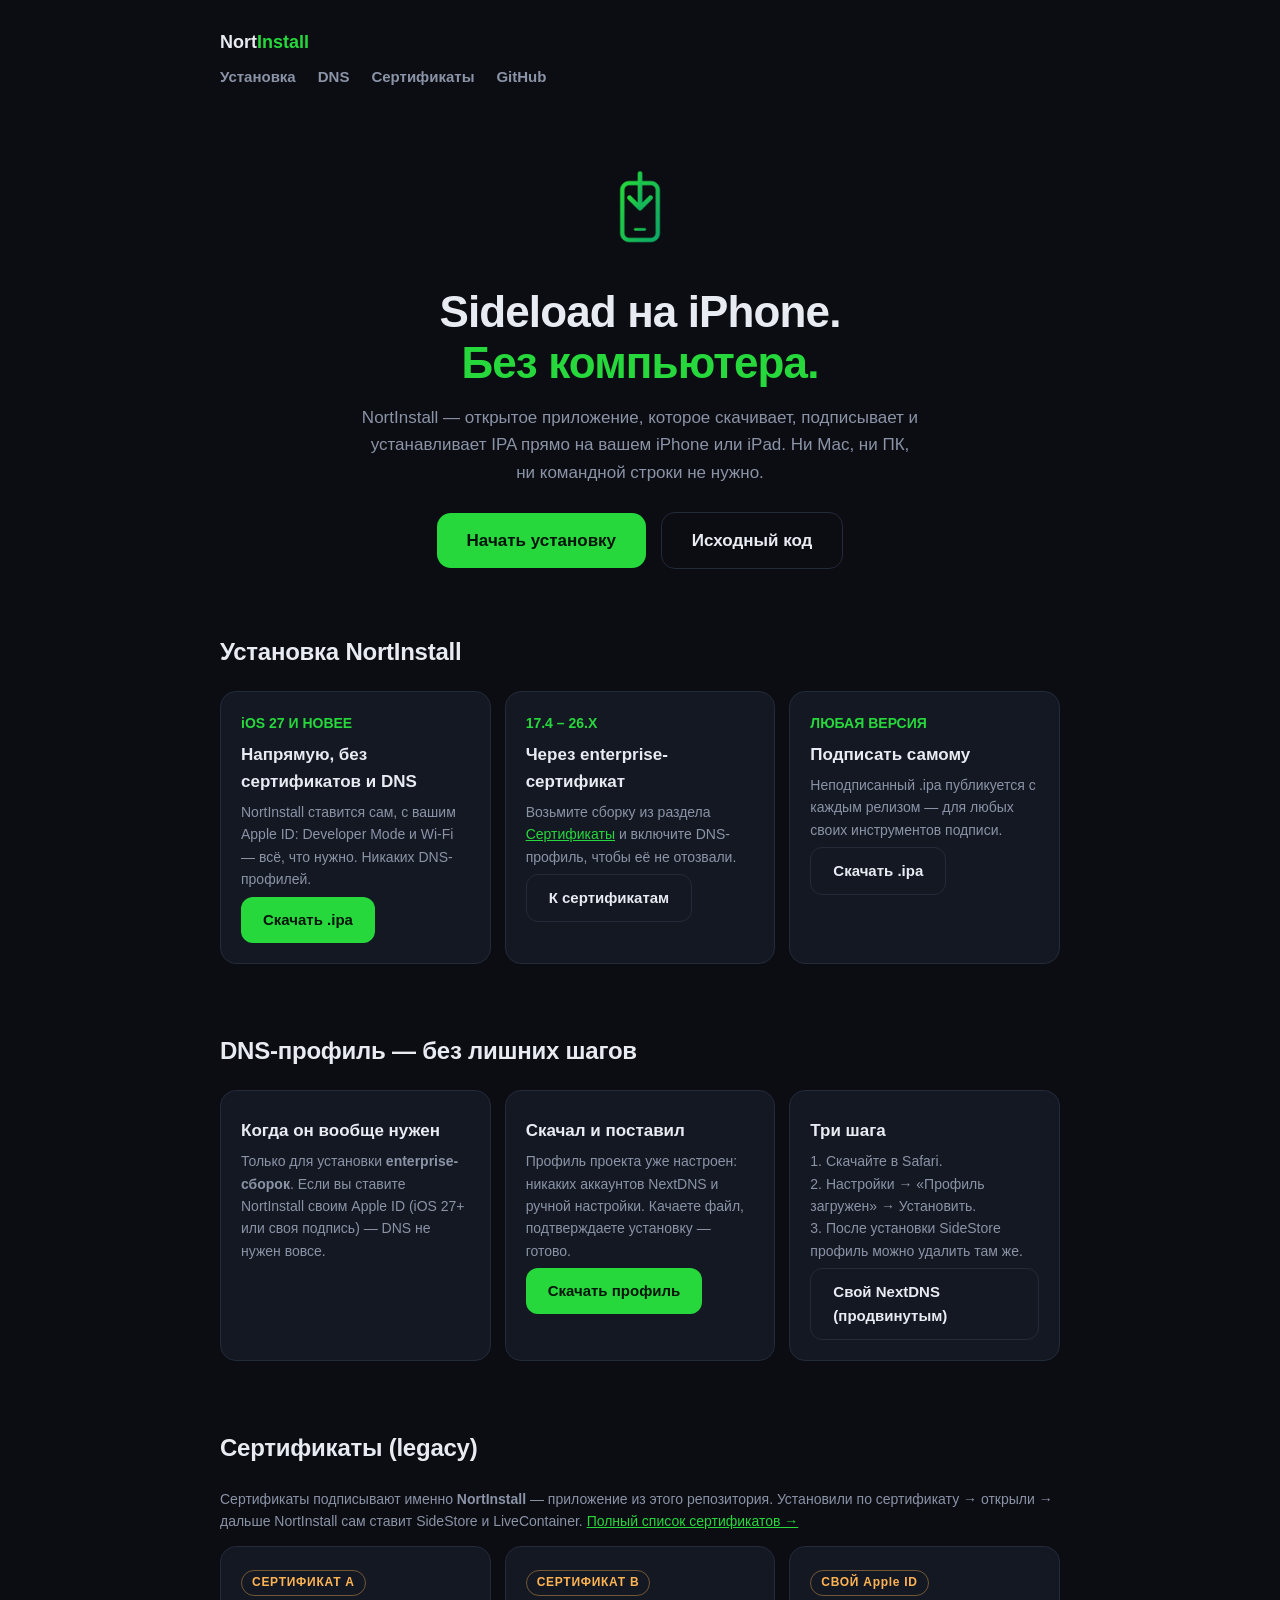
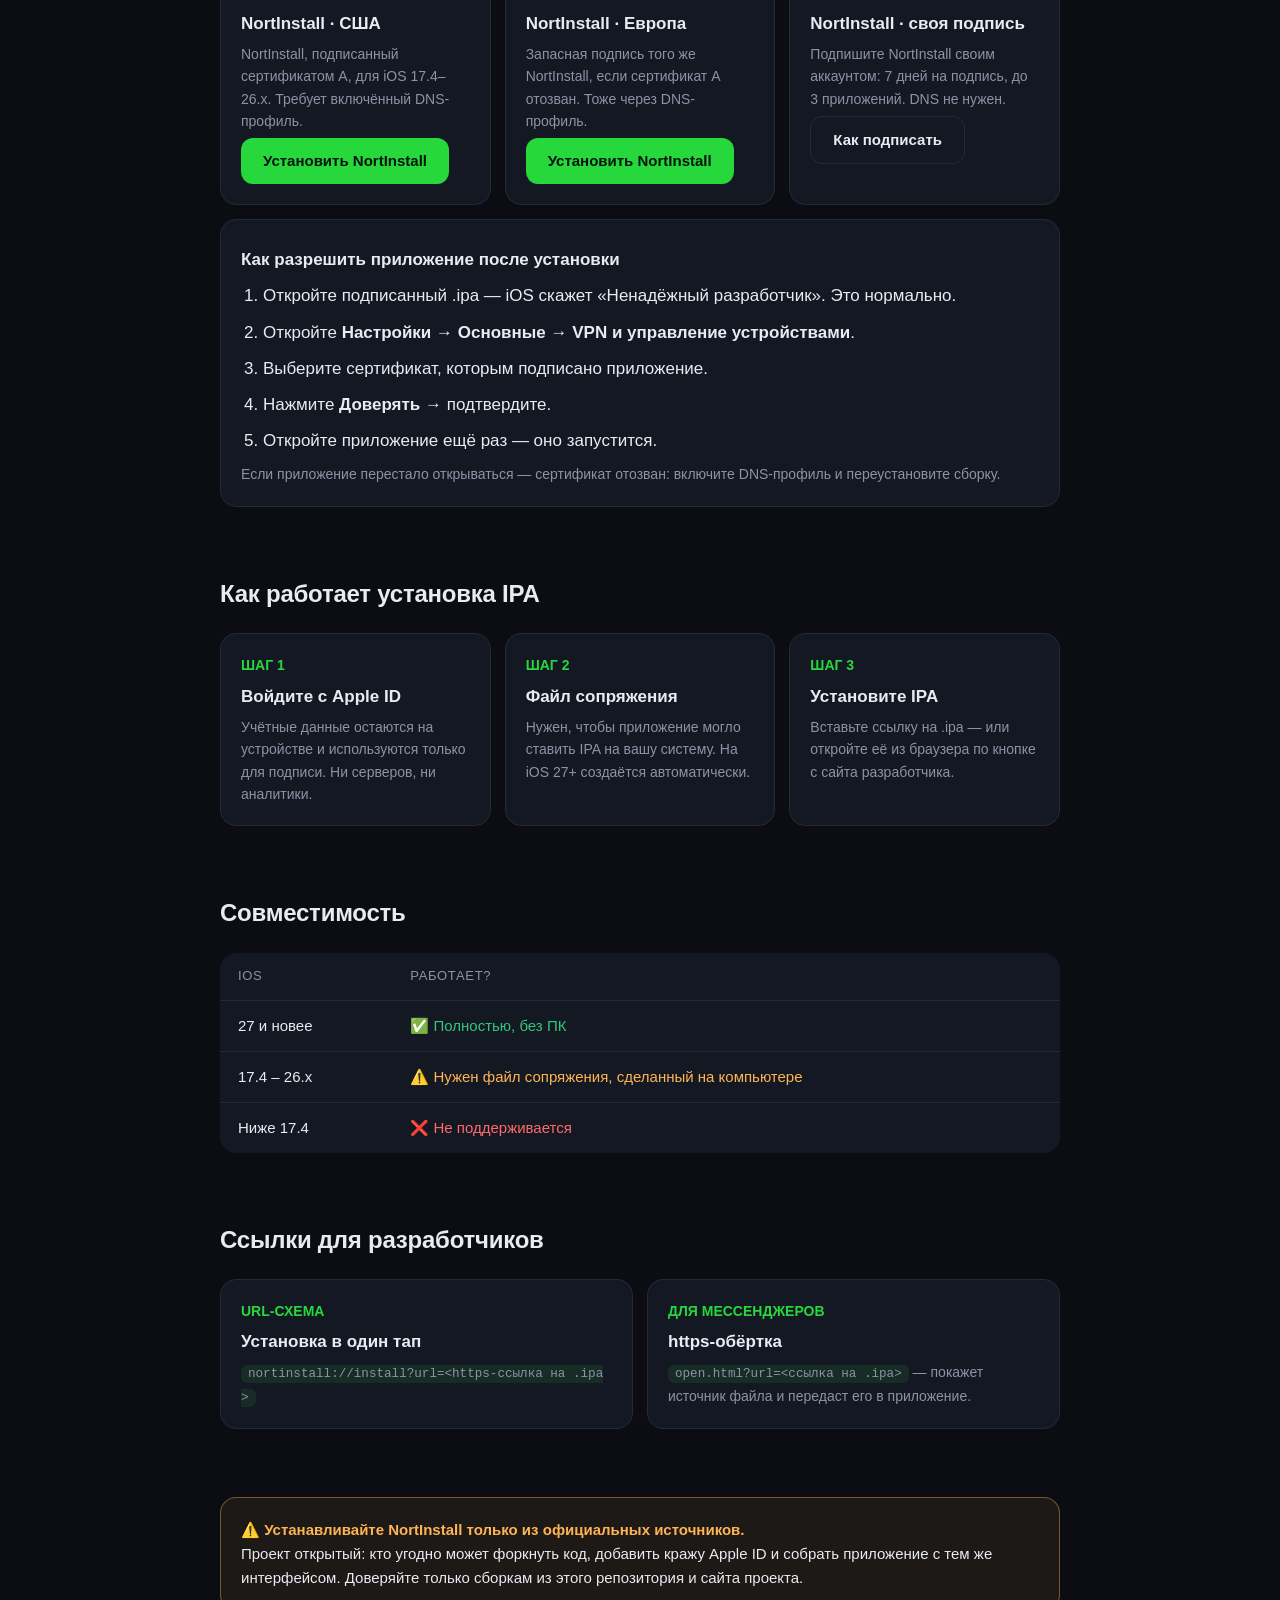
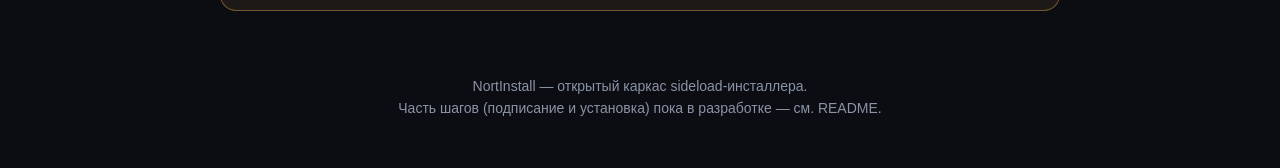
<file: web/index.html>
<!DOCTYPE html>
<html lang="ru">
<head>
<meta charset="utf-8">
<meta name="viewport" content="width=device-width, initial-scale=1">
<title>NortInstall — sideload без компьютера</title>
<link rel="icon" type="image/png" href="favicon-192.png">
<link rel="stylesheet" href="animations.css">
<style>
  :root {
    --bg: #0b0d12; --card: #141822; --border: #232a3a;
    --text: #e8ebf2; --muted: #8b93a7; --accent: #26d83c;
  }
  * { box-sizing: border-box; margin: 0; }
  body {
    background: var(--bg); color: var(--text);
    font: 17px/1.6 -apple-system, BlinkMacSystemFont, "Segoe UI", Roboto, sans-serif;
  }
  .wrap { max-width: 880px; margin: 0 auto; padding: 0 20px; }
  header { padding: 28px 0; }
  .logo { font-weight: 700; font-size: 18px; }
  .logo span { color: var(--accent); }
  nav { display: flex; gap: 22px; margin-top: 8px; }
  nav a { color: var(--muted); text-decoration: none; font-size: 15px; }
  nav a:hover { color: var(--text); }
  .hero { padding: 40px 0 30px; text-align: center; }
  .hero .appicon { width: 104px; height: 104px; border-radius: 26px; margin-bottom: 18px; }
  .hero h1 { font-size: clamp(28px, 6vw, 44px); line-height: 1.15; letter-spacing: -.02em; }
  .hero h1 em { font-style: normal; color: var(--accent); }
  .hero p { color: var(--muted); max-width: 560px; margin: 16px auto 26px; }
  .cta {
    display: inline-block; background: var(--accent); color: #fff;
    text-decoration: none; font-weight: 600; padding: 14px 30px; border-radius: 14px;
  }
  .cta { color: #04140a; }
  .cta.ghost { background: transparent; border: 1px solid var(--border); color: var(--text); margin-left: 10px; }
  section { padding: 34px 0; }
  h2 { font-size: 24px; margin-bottom: 20px; letter-spacing: -.01em; }
  h3 { font-size: 17px; margin: 6px 0 6px; }
  .grid { display: grid; grid-template-columns: repeat(auto-fit, minmax(230px, 1fr)); gap: 14px; }
  .step {
    background: var(--card); border: 1px solid var(--border); border-radius: 16px; padding: 20px;
  }
  .step .num { color: var(--accent); font-weight: 700; font-size: 14px; }
  .step p { color: var(--muted); font-size: 14px; }
  table { width: 100%; border-collapse: collapse; background: var(--card); border-radius: 16px; overflow: hidden; }
  th, td { text-align: left; padding: 13px 18px; border-bottom: 1px solid var(--border); font-size: 15px; }
  th { color: var(--muted); font-weight: 500; font-size: 13px; text-transform: uppercase; letter-spacing: .05em; }
  tr:last-child td { border-bottom: 0; }
  .yes { color: #34c77b; } .part { color: #ffb454; } .no { color: #ff6b6b; }
  .caution {
    background: rgba(255,180,84,.07); border: 1px solid rgba(255,180,84,.4);
    border-radius: 16px; padding: 20px; font-size: 15px;
  }
  .caution b { color: #ffb454; }
  code {
    background: rgba(38,216,60,.1); border-radius: 6px; padding: 2px 7px;
    font-size: .9em; word-break: break-all;
  }
  ol { padding-left: 22px; }
  li { margin: 9px 0; }
  .muted { color: var(--muted); font-size: 14px; }
  .badge {
    display: inline-block; font-size: 12px; font-weight: 700; letter-spacing: .06em;
    color: #ffb454; border: 1px solid rgba(255,180,84,.4); border-radius: 99px;
    padding: 2px 10px; margin-bottom: 8px;
  }
  .btn {
    display: inline-block; background: var(--accent); color: #04140a; text-decoration: none;
    font-weight: 600; font-size: 15px; padding: 11px 22px; border-radius: 12px; margin-top: 6px;
  }
  .btn.ghost { background: transparent; border: 1px solid var(--border); color: var(--text); }
  footer { color: var(--muted); font-size: 14px; padding: 30px 0 50px; text-align: center; }
  footer a { color: var(--muted); }
</style>
</head>
<body>
<header>
  <div class="wrap logo">Nort<span>Install</span>
    <nav>
      <a href="install.html">Установка</a>
      <a href="#dns">DNS</a>
      <a href="#legacy">Сертификаты</a>
      <a href="https://github.com/syxmwii/NortInstall">GitHub</a>
    </nav>
  </div>
</header>

<div class="wrap">
  <div class="hero">
    <img class="appicon" src="app-icon.png" alt="NortInstall">
    <h1>Sideload на iPhone.<br><em>Без компьютера.</em></h1>
    <p>
      NortInstall — открытое приложение, которое скачивает, подписывает и
      устанавливает IPA прямо на вашем iPhone или iPad. Ни Mac, ни ПК, ни
      командной строки не нужно.
    </p>
    <a class="cta" href="install.html">Начать установку</a>
    <a class="cta ghost" href="https://github.com/syxmwii/NortInstall">Исходный код</a>
  </div>

  <section id="install">
    <h2>Установка NortInstall</h2>
    <div class="grid">
      <div class="step">
        <div class="num">iOS 27 И НОВЕЕ</div>
        <h3>Напрямую, без сертификатов и DNS</h3>
        <p>NortInstall ставится сам, с вашим Apple ID: Developer Mode и Wi-Fi — всё, что нужно. Никаких DNS-профилей.</p>
        <a class="btn" href="#" data-ipa="NortInstall.ipa">Скачать .ipa</a>
      </div>
      <div class="step">
        <div class="num">17.4 – 26.X</div>
        <h3>Через enterprise-сертификат</h3>
        <p>Возьмите сборку из раздела <a href="#legacy" style="color:var(--accent)">Сертификаты</a> и включите DNS-профиль, чтобы её не отозвали.</p>
        <a class="btn ghost" href="#legacy">К сертификатам</a>
      </div>
      <div class="step">
        <div class="num">ЛЮБАЯ ВЕРСИЯ</div>
        <h3>Подписать самому</h3>
        <p>Неподписанный .ipa публикуется с каждым релизом — для любых своих инструментов подписи.</p>
        <a class="btn ghost" href="#" data-ipa="NortInstall.ipa">Скачать .ipa</a>
      </div>
    </div>
  </section>

  <section id="dns">
    <h2>DNS-профиль — без лишних шагов</h2>
    <div class="grid">
      <div class="step">
        <h3>Когда он вообще нужен</h3>
        <p>Только для установки <b>enterprise-сборок</b>. Если вы ставите NortInstall своим Apple ID (iOS 27+ или своя подпись) — DNS не нужен вовсе.</p>
      </div>
      <div class="step">
        <h3>Скачал и поставил</h3>
        <p>Профиль проекта уже настроен: никаких аккаунтов NextDNS и ручной настройки. Качаете файл, подтверждаете установку — готово.</p>
        <a class="btn" href="NortInstallDNS.mobileconfig" download>Скачать профиль</a>
      </div>
      <div class="step">
        <h3>Три шага</h3>
        <p>1. Скачайте в Safari.<br>2. Настройки → «Профиль загружен» → Установить.<br>3. После установки SideStore профиль можно удалить там же.</p>
        <a class="btn ghost" href="dns.html">Свой NextDNS (продвинутым)</a>
      </div>
    </div>
  </section>

  <section id="legacy">
    <h2>Сертификаты (legacy)</h2>
    <p class="muted" style="margin-bottom:14px">
      Сертификаты подписывают именно <b>NortInstall</b> — приложение из этого репозитория.
      Установили по сертификату → открыли → дальше NortInstall сам ставит SideStore и LiveContainer.
      <a href="certificates.html" style="color:var(--accent)">Полный список сертификатов →</a>
    </p>
    <div class="grid">
      <div class="step">
        <div class="badge">СЕРТИФИКАТ A</div>
        <h3>NortInstall · США</h3>
        <p class="muted">NortInstall, подписанный сертификатом A, для iOS 17.4–26.x. Требует включённый DNS-профиль.</p>
        <a class="btn" href="#" data-ipa="NortInstall-A.ipa">Установить NortInstall</a>
      </div>
      <div class="step">
        <div class="badge">СЕРТИФИКАТ B</div>
        <h3>NortInstall · Европа</h3>
        <p class="muted">Запасная подпись того же NortInstall, если сертификат A отозван. Тоже через DNS-профиль.</p>
        <a class="btn" href="#" data-ipa="NortInstall-B.ipa">Установить NortInstall</a>
      </div>
      <div class="step">
        <div class="badge">СВОЙ Apple ID</div>
        <h3>NortInstall · своя подпись</h3>
        <p class="muted">Подпишите NortInstall своим аккаунтом: 7 дней на подпись, до 3 приложений. DNS не нужен.</p>
        <a class="btn ghost" href="https://github.com/syxmwii/NortInstall#сборка-ipa-через-github-actions">Как подписать</a>
      </div>
    </div>

    <div class="step" style="margin-top:14px">
      <h3>Как разрешить приложение после установки</h3>
      <ol>
        <li>Откройте подписанный .ipa — iOS скажет «Ненадёжный разработчик». Это нормально.</li>
        <li>Откройте <b>Настройки → Основные → VPN и управление устройствами</b>.</li>
        <li>Выберите сертификат, которым подписано приложение.</li>
        <li>Нажмите <b>Доверять</b> → подтвердите.</li>
        <li>Откройте приложение ещё раз — оно запустится.</li>
      </ol>
      <p class="muted">Если приложение перестало открываться — сертификат отозван: включите DNS-профиль и переустановите сборку.</p>
    </div>
  </section>

  <section>
    <h2>Как работает установка IPA</h2>
    <div class="grid">
      <div class="step">
        <div class="num">ШАГ 1</div>
        <h3>Войдите с Apple ID</h3>
        <p>Учётные данные остаются на устройстве и используются только для подписи. Ни серверов, ни аналитики.</p>
      </div>
      <div class="step">
        <div class="num">ШАГ 2</div>
        <h3>Файл сопряжения</h3>
        <p>Нужен, чтобы приложение могло ставить IPA на вашу систему. На iOS 27+ создаётся автоматически.</p>
      </div>
      <div class="step">
        <div class="num">ШАГ 3</div>
        <h3>Установите IPA</h3>
        <p>Вставьте ссылку на .ipa — или откройте её из браузера по кнопке с сайта разработчика.</p>
      </div>
    </div>
  </section>

  <section>
    <h2>Совместимость</h2>
    <table>
      <tr><th>iOS</th><th>Работает?</th></tr>
      <tr><td>27 и новее</td><td class="yes">✅ Полностью, без ПК</td></tr>
      <tr><td>17.4 – 26.x</td><td class="part">⚠️ Нужен файл сопряжения, сделанный на компьютере</td></tr>
      <tr><td>Ниже 17.4</td><td class="no">❌ Не поддерживается</td></tr>
    </table>
  </section>

  <section>
    <h2>Ссылки для разработчиков</h2>
    <div class="grid">
      <div class="step">
        <div class="num">URL-СХЕМА</div>
        <h3>Установка в один тап</h3>
        <p><code>nortinstall://install?url=&lt;https-ссылка на .ipa&gt;</code></p>
      </div>
      <div class="step">
        <div class="num">ДЛЯ МЕССЕНДЖЕРОВ</div>
        <h3>https-обёртка</h3>
        <p><code>open.html?url=&lt;ссылка на .ipa&gt;</code> — покажет источник файла и передаст его в приложение.</p>
      </div>
    </div>
  </section>

  <section>
    <div class="caution">
      <b>⚠️ Устанавливайте NortInstall только из официальных источников.</b><br>
      Проект открытый: кто угодно может форкнуть код, добавить кражу Apple ID и
      собрать приложение с тем же интерфейсом. Доверяйте только сборкам из
      этого репозитория и сайта проекта.
    </div>
  </section>

  <footer>
    NortInstall — открытый каркас sideload-инсталлера.<br>
    Часть шагов (подписание и установка) пока в разработке — см. README.
  </footer>
</div>

<script src="config.js"></script>
<script>
// Кнопки скачивания ведут на последний релиз GitHub (web/config.js → NORT_REPO).
document.querySelectorAll("[data-ipa]").forEach(function (a) {
  a.href = NORT_RELEASES + "/" + a.dataset.ipa;
});
</script>
<script src="animations.js"></script>
</body>
</html>
</file>
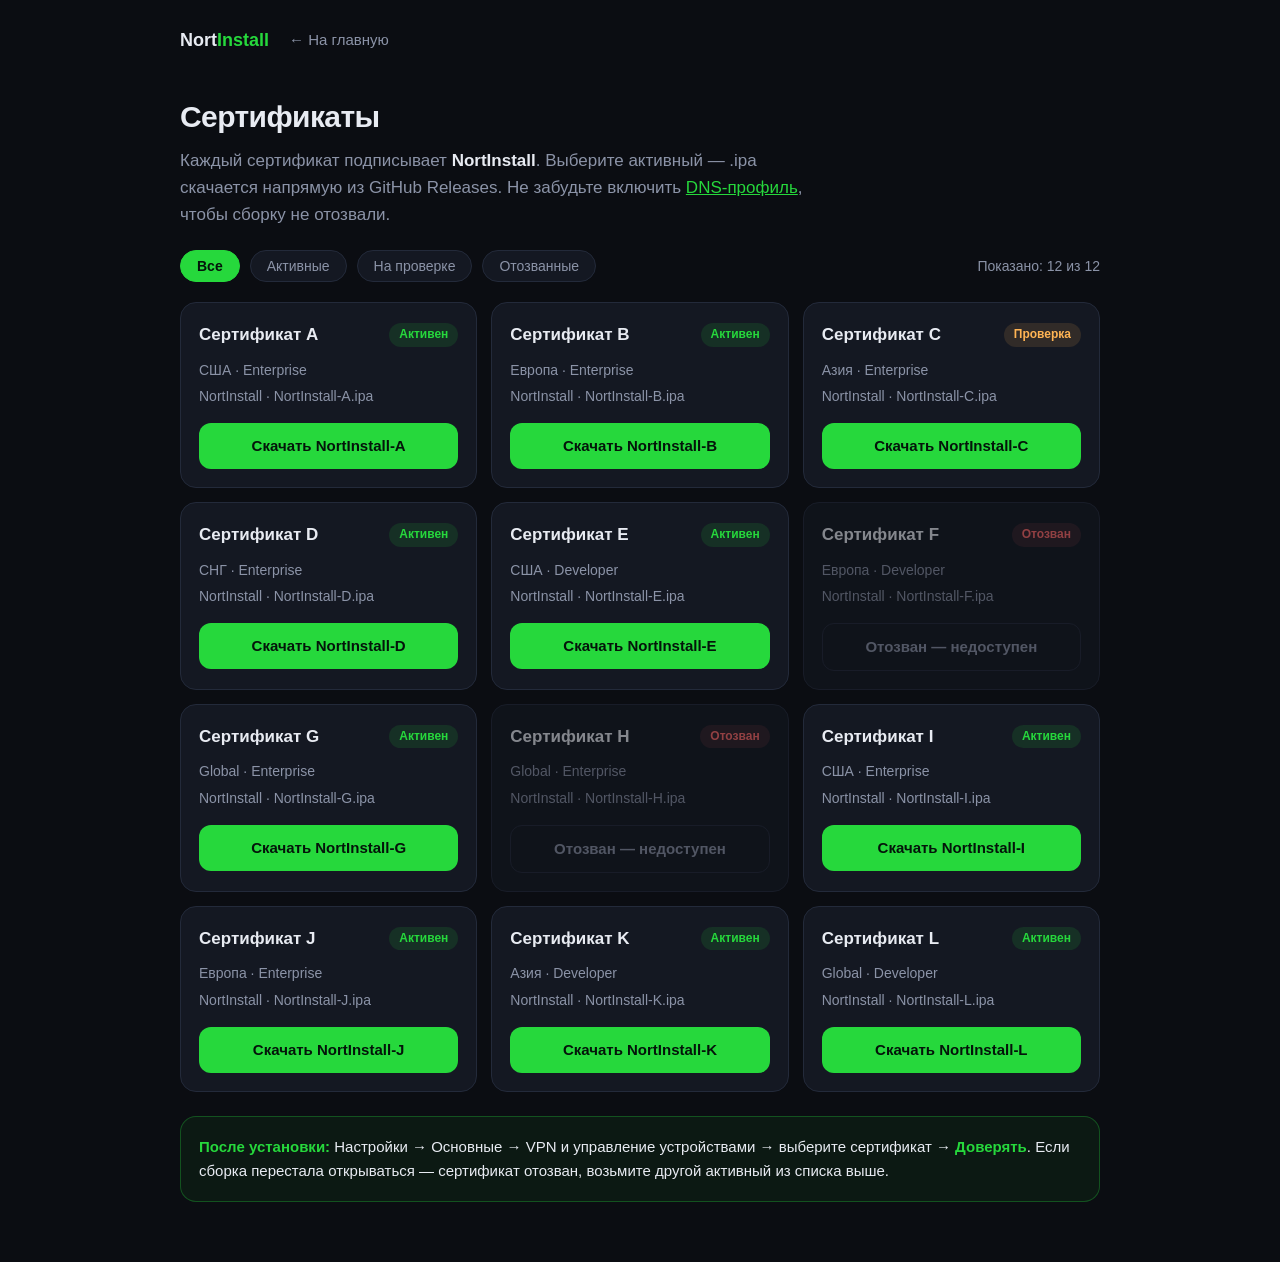
<file: web/certificates.html>
<!DOCTYPE html>
<html lang="ru">
<head>
<meta charset="utf-8">
<meta name="viewport" content="width=device-width, initial-scale=1">
<title>Сертификаты — NortInstall</title>
<link rel="icon" type="image/png" href="favicon-192.png">
<link rel="stylesheet" href="animations.css">
<style>
  :root {
    --bg: #0b0d12; --card: #141822; --border: #232a3a;
    --text: #e8ebf2; --muted: #8b93a7; --accent: #26d83c;
    --on-accent: #04140a;
  }
  * { box-sizing: border-box; margin: 0; }
  body {
    background: var(--bg); color: var(--text);
    font: 17px/1.6 -apple-system, BlinkMacSystemFont, "Segoe UI", Roboto, sans-serif;
  }
  .wrap { max-width: 960px; margin: 0 auto; padding: 0 20px 60px; }
  header { padding: 26px 0; display: flex; align-items: center; gap: 20px; }
  .logo { font-weight: 700; font-size: 18px; }
  .logo span { color: var(--accent); }
  .back { color: var(--muted); text-decoration: none; font-size: 15px; }
  .back:hover { color: var(--text); }
  h1 { font-size: 30px; letter-spacing: -.02em; margin: 12px 0 6px; }
  .lead { color: var(--muted); margin-bottom: 22px; max-width: 640px; }
  .lead b { color: var(--text); }
  .toolbar { display: flex; flex-wrap: wrap; gap: 10px; margin-bottom: 20px; align-items: center; }
  .chip {
    border: 1px solid var(--border); background: var(--card); color: var(--muted);
    border-radius: 99px; padding: 7px 16px; font-size: 14px; cursor: pointer;
  }
  .chip.active { background: var(--accent); border-color: var(--accent); color: var(--on-accent); font-weight: 600; }
  .count { margin-left: auto; color: var(--muted); font-size: 14px; }
  .grid { display: grid; grid-template-columns: repeat(auto-fill, minmax(260px, 1fr)); gap: 14px; }
  .cert {
    background: var(--card); border: 1px solid var(--border); border-radius: 16px;
    padding: 18px; display: flex; flex-direction: column; gap: 4px;
  }
  .cert.revoked { opacity: .55; }
  .cert .head { display: flex; align-items: center; justify-content: space-between; margin-bottom: 6px; }
  .cert h3 { font-size: 17px; }
  .badge { font-size: 12px; font-weight: 700; border-radius: 99px; padding: 2px 10px; }
  .badge.ok { color: #26d83c; background: rgba(38,216,60,.12); }
  .badge.warn { color: #ffb454; background: rgba(255,180,84,.12); }
  .badge.bad { color: #ff6b6b; background: rgba(255,107,107,.12); }
  .meta { color: var(--muted); font-size: 14px; }
  .btn {
    display: block; text-align: center; text-decoration: none; font-weight: 600;
    font-size: 15px; padding: 11px 0; border-radius: 12px; margin-top: 12px;
    background: var(--accent); color: var(--on-accent);
  }
  .btn.disabled { background: transparent; border: 1px solid var(--border); color: var(--muted); pointer-events: none; }
  .note {
    margin-top: 24px; background: rgba(38,216,60,.06); border: 1px solid rgba(38,216,60,.3);
    border-radius: 16px; padding: 18px; font-size: 15px;
  }
  .note b { color: var(--accent); }
  .note a { color: var(--accent); }
</style>
</head>
<body>
<div class="wrap">
  <header>
    <div class="logo">Nort<span>Install</span></div>
    <a class="back" href="index.html">← На главную</a>
  </header>

  <h1>Сертификаты</h1>
  <p class="lead">
    Каждый сертификат подписывает <b>NortInstall</b>. Выберите активный —
    .ipa скачается напрямую из GitHub Releases. Не забудьте включить
    <a href="index.html#dns" style="color:var(--accent)">DNS-профиль</a>,
    чтобы сборку не отозвали.
  </p>

  <div class="toolbar">
    <button class="chip active" data-filter="all">Все</button>
    <button class="chip" data-filter="active">Активные</button>
    <button class="chip" data-filter="checking">На проверке</button>
    <button class="chip" data-filter="revoked">Отозванные</button>
    <span class="count" id="count"></span>
  </div>

  <div class="grid" id="list"></div>

  <div class="note">
    <b>После установки:</b> Настройки → Основные → VPN и управление устройствами →
    выберите сертификат → <b>Доверять</b>. Если сборка перестала открываться —
    сертификат отозван, возьмите другой активный из списка выше.
  </div>
</div>

<script src="config.js"></script>
<script>
(function () {
  var list = document.getElementById("list");
  var count = document.getElementById("count");
  var chips = document.querySelectorAll(".chip");
  var filter = "all";

  function render() {
    list.innerHTML = "";
    var shown = 0;
    NORT_CERTS.forEach(function (cert) {
      if (filter !== "all" && cert.status !== filter) return;
      shown++;

      var status = NORT_STATUS[cert.status];
      var file = "NortInstall-" + cert.id + ".ipa";
      var revoked = cert.status === "revoked";

      var card = document.createElement("div");
      card.className = "cert" + (revoked ? " revoked" : "");
      card.innerHTML =
        '<div class="head"><h3>Сертификат ' + cert.id + '</h3>' +
        '<span class="badge ' + status.className + '">' + status.label + '</span></div>' +
        '<div class="meta">' + cert.region + ' · ' + cert.type + '</div>' +
        '<div class="meta">NortInstall · ' + file + '</div>' +
        (revoked
          ? '<span class="btn disabled">Отозван — недоступен</span>'
          : '<a class="btn" href="' + NORT_RELEASES + "/" + file + '">Скачать NortInstall-' + cert.id + '</a>');
      list.appendChild(card);
    });
    count.textContent = "Показано: " + shown + " из " + NORT_CERTS.length;
  }

  chips.forEach(function (chip) {
    chip.addEventListener("click", function () {
      chips.forEach(function (c) { c.classList.remove("active"); });
      chip.classList.add("active");
      filter = chip.dataset.filter;
      render();
    });
  });

  render();
})();
</script>
<script src="animations.js"></script>
</body>
</html>
</file>
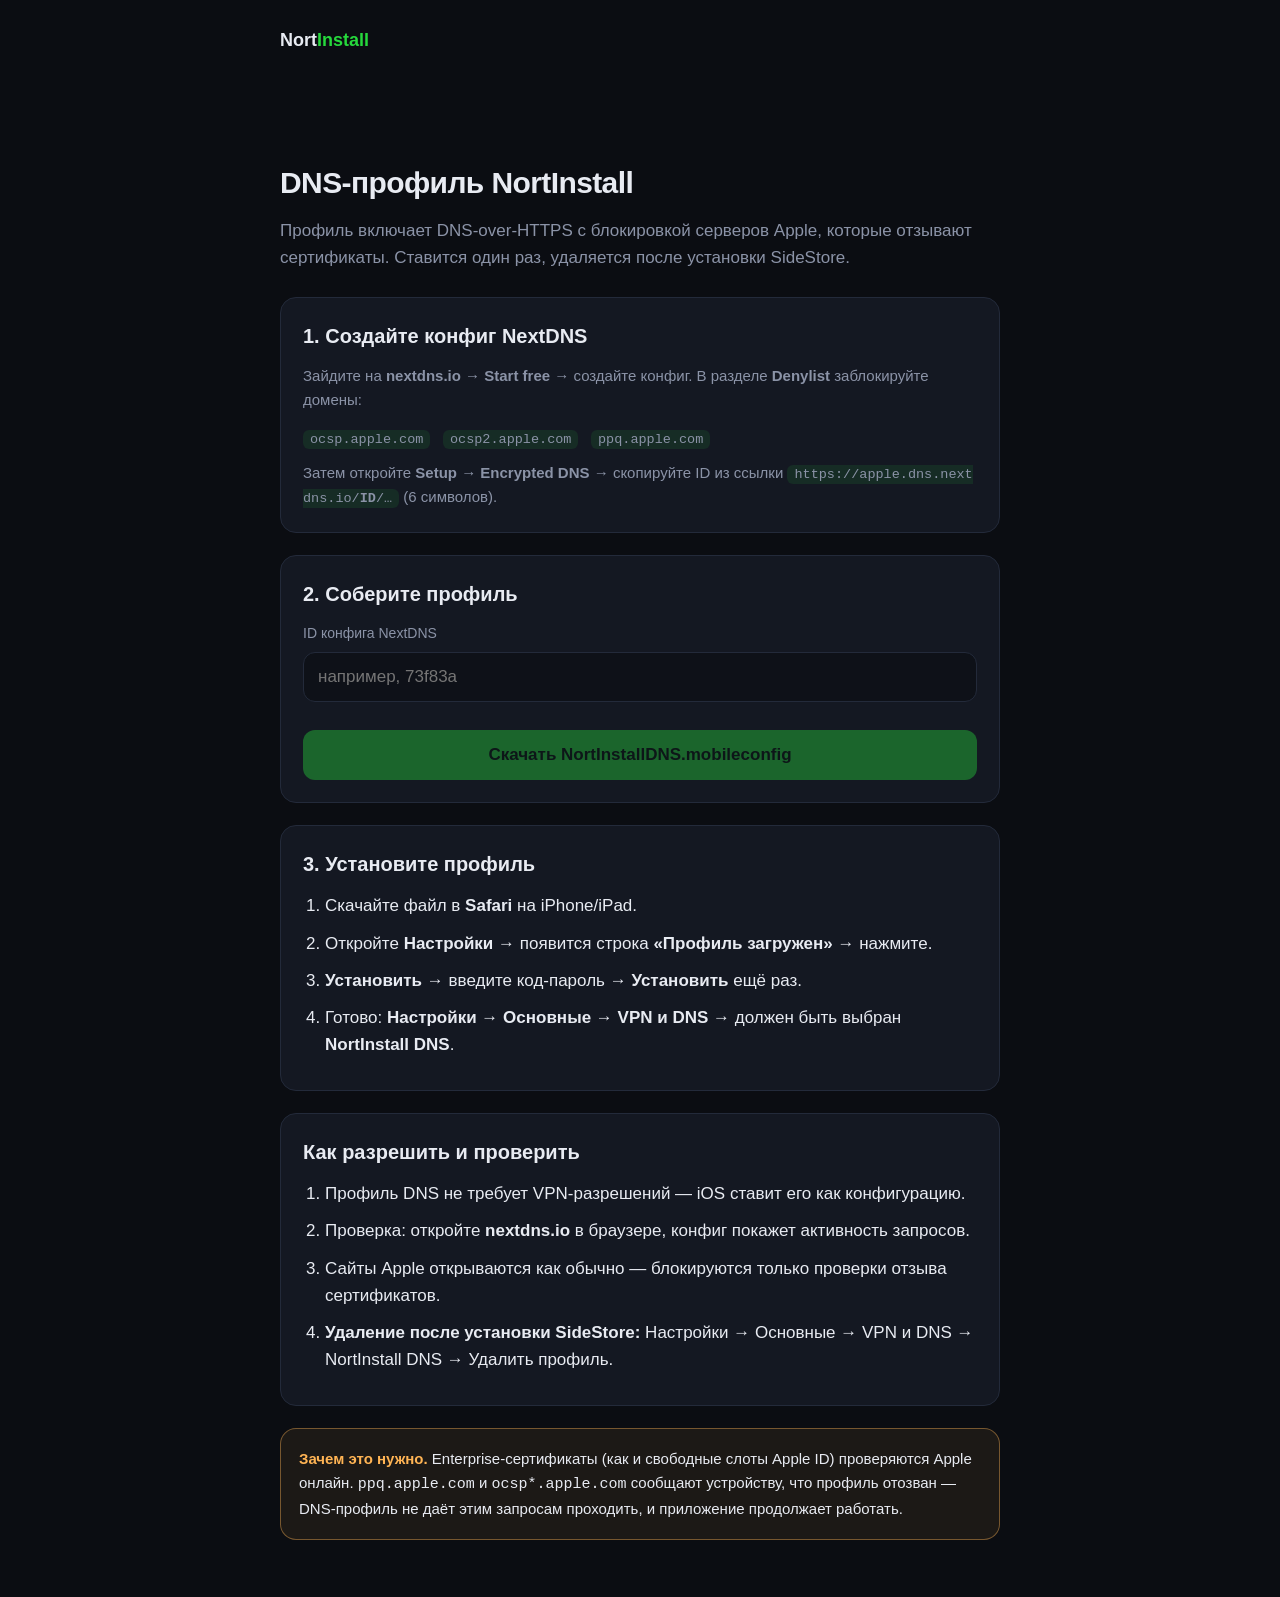
<file: web/dns.html>
<!DOCTYPE html>
<html lang="ru">
<head>
<meta charset="utf-8">
<meta name="viewport" content="width=device-width, initial-scale=1">
<title>DNS-профиль — NortInstall</title>
<link rel="icon" type="image/png" href="favicon-192.png">
<link rel="stylesheet" href="animations.css">
<style>
  :root {
    --bg: #0b0d12; --card: #141822; --border: #232a3a;
    --text: #e8ebf2; --muted: #8b93a7; --accent: #26d83c; --warn: #ffb454;
  }
  * { box-sizing: border-box; margin: 0; }
  body {
    background: var(--bg); color: var(--text);
    font: 17px/1.6 -apple-system, BlinkMacSystemFont, "Segoe UI", Roboto, sans-serif;
  }
  .wrap { max-width: 760px; margin: 0 auto; padding: 0 20px 60px; }
  header { padding: 26px 0; }
  .logo { font-weight: 700; font-size: 18px; }
  .logo span { color: var(--accent); }
  h1 { font-size: 30px; letter-spacing: -.02em; margin: 18px 0 10px; }
  .lead { color: var(--muted); margin-bottom: 26px; }
  .card {
    background: var(--card); border: 1px solid var(--border);
    border-radius: 16px; padding: 22px; margin-bottom: 22px;
  }
  h2 { font-size: 20px; margin-bottom: 12px; }
  label { display: block; color: var(--muted); font-size: 14px; margin-bottom: 8px; }
  input {
    width: 100%; background: #0e1118; color: var(--text);
    border: 1px solid var(--border); border-radius: 12px;
    padding: 14px; font-size: 17px; outline: none;
  }
  input:focus { border-color: var(--accent); }
  .err { color: #ff6b6b; font-size: 14px; margin-top: 8px; min-height: 20px; }
  button {
    width: 100%; border: 0; border-radius: 12px; background: var(--accent);
    color: #04140a; font-size: 17px; font-weight: 600; padding: 15px; cursor: pointer;
  }
  button:disabled { opacity: .4; cursor: default; }
  .why { color: var(--muted); font-size: 15px; }
  .why code {
    background: rgba(38,216,60,.1); border-radius: 6px; padding: 2px 7px;
    font-size: .9em; word-break: break-all;
  }
  ol { padding-left: 22px; }
  li { margin: 10px 0; }
  li b { color: var(--text); }
  .muted { color: var(--muted); font-size: 15px; }
  .warn {
    background: rgba(255,180,84,.07); border: 1px solid rgba(255,180,84,.4);
    border-radius: 16px; padding: 18px; font-size: 15px;
  }
  .warn b { color: var(--warn); }
</style>
</head>
<body>
<header>
  <div class="wrap logo">Nort<span>Install</span></div>
</header>

<div class="wrap">
  <h1>DNS-профиль NortInstall</h1>
  <p class="lead">
    Профиль включает DNS-over-HTTPS с блокировкой серверов Apple, которые
    отзывают сертификаты. Ставится один раз, удаляется после установки SideStore.
  </p>

  <div class="card">
    <h2>1. Создайте конфиг NextDNS</h2>
    <p class="why" style="margin-bottom:14px">
      Зайдите на <b>nextdns.io</b> → <b>Start free</b> → создайте конфиг.
      В разделе <b>Denylist</b> заблокируйте домены:
    </p>
    <p class="why">
      <code>ocsp.apple.com</code> &nbsp; <code>ocsp2.apple.com</code> &nbsp; <code>ppq.apple.com</code>
    </p>
    <p class="why" style="margin-top:10px">
      Затем откройте <b>Setup</b> → <b>Encrypted DNS</b> → скопируйте ID из
      ссылки <code>https://apple.dns.nextdns.io/<b>ID</b>/…</code> (6 символов).
    </p>
  </div>

  <div class="card">
    <h2>2. Соберите профиль</h2>
    <label for="id">ID конфига NextDNS</label>
    <input id="id" inputmode="latin" maxlength="6" placeholder="например, 73f83a" autocomplete="off">
    <div class="err" id="err"></div>
    <button id="dl" disabled>Скачать NortInstallDNS.mobileconfig</button>
  </div>

  <div class="card">
    <h2>3. Установите профиль</h2>
    <ol>
      <li>Скачайте файл в <b>Safari</b> на iPhone/iPad.</li>
      <li>Откройте <b>Настройки</b> → появится строка <b>«Профиль загружен»</b> → нажмите.</li>
      <li><b>Установить</b> → введите код-пароль → <b>Установить</b> ещё раз.</li>
      <li>Готово: <b>Настройки → Основные → VPN и DNS</b> → должен быть выбран <b>NortInstall DNS</b>.</li>
    </ol>
  </div>

  <div class="card">
    <h2>Как разрешить и проверить</h2>
    <ol>
      <li>Профиль DNS не требует VPN-разрешений — iOS ставит его как конфигурацию.</li>
      <li>Проверка: откройте <b>nextdns.io</b> в браузере, конфиг покажет активность запросов.</li>
      <li>Сайты Apple открываются как обычно — блокируются только проверки отзыва сертификатов.</li>
      <li><b>Удаление после установки SideStore:</b> Настройки → Основные → VPN и DNS → NortInstall DNS → Удалить профиль.</li>
    </ol>
  </div>

  <div class="warn">
    <b>Зачем это нужно.</b> Enterprise-сертификаты (как и свободные слоты Apple ID)
    проверяются Apple онлайн. <code>ppq.apple.com</code> и <code>ocsp*.apple.com</code>
    сообщают устройству, что профиль отозван — DNS-профиль не даёт этим запросам
    проходить, и приложение продолжает работать.
  </div>
</div>

<script>
(function () {
  var input = document.getElementById("id");
  var err = document.getElementById("err");
  var btn = document.getElementById("dl");

  function valid(v) { return /^[a-f0-9]{6}$/i.test(v); }

  input.addEventListener("input", function () {
    var v = input.value.trim();
    if (v.length === 0) {
      err.textContent = "";
      btn.disabled = true;
    } else if (valid(v)) {
      err.textContent = "";
      btn.disabled = false;
    } else {
      err.textContent = "ID — это 6 символов a–f и 0–9, как в ссылке nextdns.io.";
      btn.disabled = true;
    }
  });

  btn.addEventListener("click", function () {
    var id = input.value.trim();
    if (!valid(id)) return;

    var profile = [
      '<?xml version="1.0" encoding="UTF-8"?>',
      '<!DOCTYPE plist PUBLIC "-//Apple//DTD PLIST 1.0//EN" "http://www.apple.com/DTDs/PropertyList-1.0.dtd">',
      '<plist version="1.0">',
      '<dict>',
      '  <key>ConsentText</key><dict><key>default</key>',
      '  <string>DNS-профиль NortInstall. Нужен, чтобы Apple не отзывала сертификаты. Можно удалить сразу после установки SideStore.</string>',
      '  </dict>',
      '  <key>PayloadContent</key><array><dict>',
      '    <key>DNSSettings</key><dict>',
      '      <key>DNSProtocol</key><string>HTTPS</string>',
      '      <key>ServerURL</key><string>https://apple.dns.nextdns.io/' + id + '/NortInstall</string>',
      '    </dict>',
      '    <key>OnDemandRules</key><array>',
      '      <dict><key>Action</key><string>EvaluateConnection</string>',
      '        <key>ActionParameters</key><array><dict>',
      '          <key>DomainAction</key><string>NeverConnect</string>',
      '          <key>Domains</key><array>',
      '            <string>captive.apple.com</string><string>3gppnetwork.org</string>',
      '            <string>dav.orange.fr</string><string>vvm.mobistar.be</string>',
      '            <string>vvm.mstore.msg.t-mobile.com</string>',
      '            <string>tma.vvm.mone.pan-net.eu</string><string>vvm.ee.co.uk</string>',
      '          </array>',
      '        </dict></array></dict>',
      '      <dict><key>Action</key><string>Connect</string></dict>',
      '    </array>',
      '    <key>PayloadDisplayName</key><string>NortInstall DNS</string>',
      '    <key>PayloadIdentifier</key><string>app.nortinstall.dns.settings</string>',
      '    <key>PayloadOrganization</key><string>NortInstall</string>',
      '    <key>PayloadType</key><string>com.apple.dnsSettings.managed</string>',
      '    <key>PayloadUUID</key><string>5D94C7E2-1B36-4F58-A7D9-8C0B24E63F1A</string>',
      '    <key>PayloadVersion</key><integer>1</integer>',
      '  </dict></array>',
      '  <key>PayloadDescription</key>',
      '  <string>DNS-профиль NortInstall. Нужен, чтобы Apple не отзывала сертификаты. Можно удалить сразу после установки SideStore.</string>',
      '  <key>PayloadDisplayName</key><string>NortInstall DNS</string>',
      '  <key>PayloadIdentifier</key><string>app.nortinstall.dns</string>',
      '  <key>PayloadScope</key><string>System</string>',
      '  <key>PayloadType</key><string>Configuration</string>',
      '  <key>PayloadUUID</key><string>3F2B8A61-9C4D-4E17-B5A0-6D28F1C94E7B</string>',
      '  <key>PayloadVersion</key><integer>1</integer>',
      '  <key>TargetDeviceType</key><integer>1</integer>',
      '</dict>',
      '</plist>'
    ].join("\n");

    var blob = new Blob([profile], { type: "application/x-apple-aspen-config" });
    var a = document.createElement("a");
    a.href = URL.createObjectURL(blob);
    a.download = "NortInstallDNS.mobileconfig";
    document.body.appendChild(a);
    a.click();
    a.remove();
  });
})();
</script>
<script src="animations.js"></script>
</body>
</html>
</file>
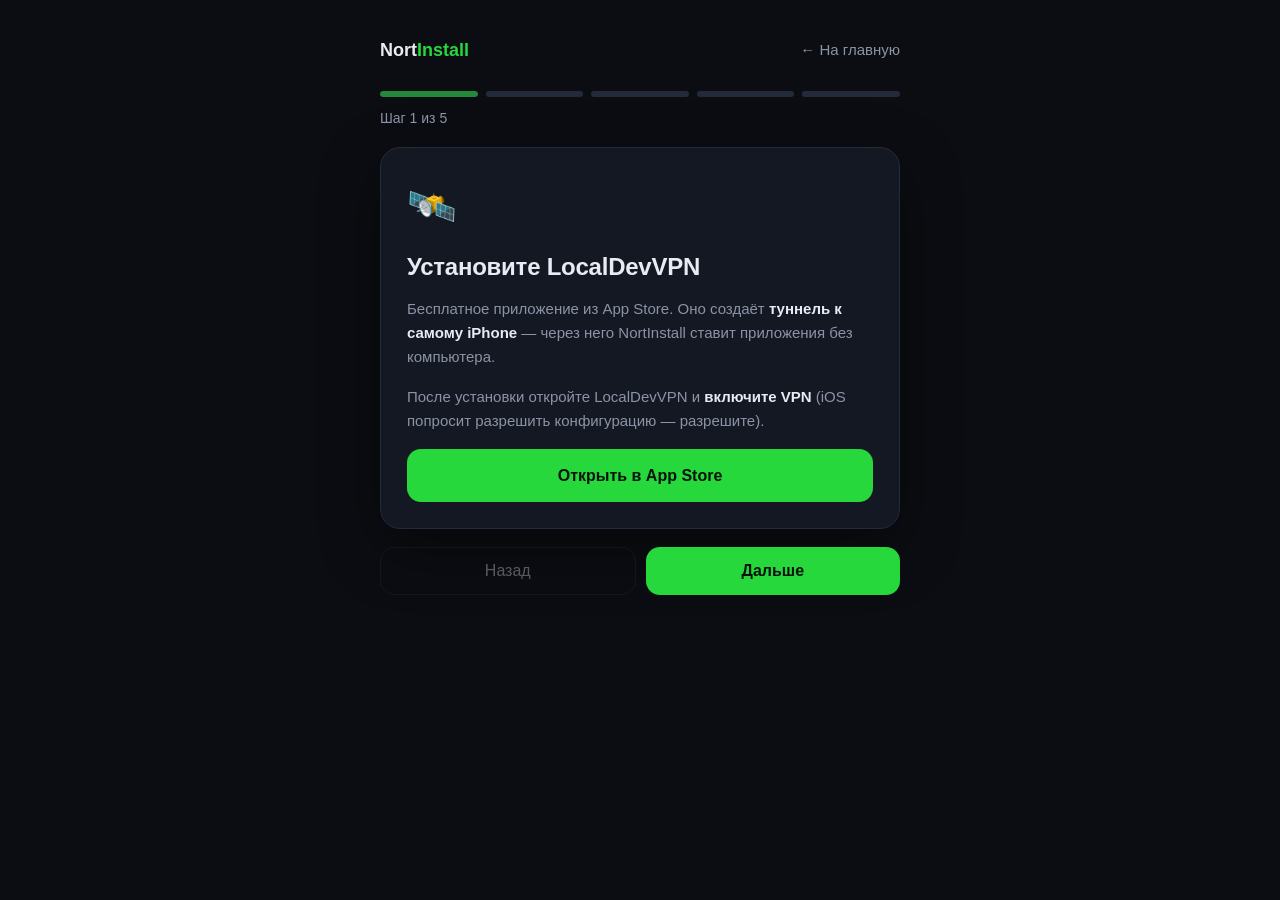
<file: web/install.html>
<!DOCTYPE html>
<html lang="ru">
<head>
<meta charset="utf-8">
<meta name="viewport" content="width=device-width, initial-scale=1">
<title>Начать установку — NortInstall</title>
<link rel="icon" type="image/png" href="favicon-192.png">
<style>
  :root {
    --bg: #0b0d12; --card: #141822; --border: #232a3a;
    --text: #e8ebf2; --muted: #8b93a7; --accent: #26d83c; --on-accent: #04140a;
  }
  * { box-sizing: border-box; margin: 0; }
  body {
    background: var(--bg); color: var(--text);
    font: 17px/1.6 -apple-system, BlinkMacSystemFont, "Segoe UI", Roboto, sans-serif;
    min-height: 100vh;
  }
  .wrap { max-width: 560px; margin: 0 auto; padding: 24px 20px 60px; }
  header { display: flex; align-items: center; justify-content: space-between; padding: 12px 0 26px; }
  .logo { font-weight: 700; font-size: 18px; }
  .logo span { color: var(--accent); }
  .back { color: var(--muted); text-decoration: none; font-size: 15px; }
  .back:hover { color: var(--text); }

  /* Прогресс */
  .progress { display: flex; gap: 8px; margin-bottom: 10px; }
  .seg { flex: 1; height: 6px; border-radius: 99px; background: var(--border); overflow: hidden; }
  .seg i { display: block; height: 100%; width: 0; background: var(--accent); border-radius: 99px;
           transition: width .45s cubic-bezier(.2,.7,.3,1); }
  .seg.done i, .seg.current i { width: 100%; }
  .seg.current i { opacity: .55; animation: pulse 1.6s ease-in-out infinite; }
  @keyframes pulse { 50% { opacity: 1; } }
  .stepno { color: var(--muted); font-size: 14px; margin-bottom: 18px; }

  /* Карточка шага и её анимация */
  .card {
    background: var(--card); border: 1px solid var(--border); border-radius: 20px;
    padding: 26px; box-shadow: 0 20px 60px rgba(0,0,0,.4);
  }
  .card.enter { animation: enter .4s cubic-bezier(.2,.7,.3,1); }
  .card.enter-back { animation: enter-back .4s cubic-bezier(.2,.7,.3,1); }
  @keyframes enter { from { opacity: 0; transform: translateX(36px); } to { opacity: 1; transform: none; } }
  @keyframes enter-back { from { opacity: 0; transform: translateX(-36px); } to { opacity: 1; transform: none; } }

  .emoji { font-size: 40px; margin-bottom: 10px; display: inline-block; animation: pop .45s cubic-bezier(.2,.9,.3,1.4); }
  @keyframes pop { from { transform: scale(.4); opacity: 0; } to { transform: scale(1); opacity: 1; } }
  h1 { font-size: 24px; letter-spacing: -.01em; margin-bottom: 10px; }
  .text { color: var(--muted); font-size: 15px; margin-bottom: 16px; }
  .text b { color: var(--text); }
  .text ol { padding-left: 20px; }
  .text li { margin: 6px 0; }

  .btn {
    display: block; width: 100%; text-align: center; text-decoration: none;
    background: var(--accent); color: var(--on-accent); border: 0;
    font-weight: 700; font-size: 16px; padding: 14px; border-radius: 14px;
    cursor: pointer; margin-top: 10px;
    transition: box-shadow .25s ease, transform .15s ease, background .2s ease;
  }
  .btn:hover { box-shadow: 0 6px 24px rgba(38,216,60,.35); }
  .btn:active { transform: scale(.97); }
  .btn.ghost { background: transparent; border: 1px solid var(--border); color: var(--text); font-weight: 500; }
  .btn.ghost:hover { box-shadow: none; border-color: var(--accent); }
  .btn:disabled { opacity: .35; pointer-events: none; }

  select {
    width: 100%; background: #0e1118; color: var(--text); border: 1px solid var(--border);
    border-radius: 12px; padding: 13px; font-size: 16px; margin-bottom: 4px; outline: none;
  }
  select:focus { border-color: var(--accent); }

  .nav { display: flex; gap: 10px; margin-top: 18px; }
  .nav .btn { margin-top: 0; }
  .skip { display: block; text-align: center; color: var(--muted); font-size: 14px;
          margin-top: 12px; cursor: pointer; text-decoration: underline; }

  .done-icon {
    width: 84px; height: 84px; margin: 0 auto 16px; border-radius: 50%;
    background: rgba(38,216,60,.12); display: flex; align-items: center; justify-content: center;
    animation: pop .5s cubic-bezier(.2,.9,.3,1.4);
  }
  .done-icon svg { width: 44px; height: 44px; }
  .done-icon path {
    stroke: var(--accent); stroke-width: 6; fill: none;
    stroke-linecap: round; stroke-linejoin: round;
    stroke-dasharray: 60; stroke-dashoffset: 60;
    animation: draw .6s .2s ease forwards;
  }
  @keyframes draw { to { stroke-dashoffset: 0; } }
  .center { text-align: center; }

  @media (prefers-reduced-motion: reduce) {
    * { animation: none !important; transition: none !important; }
  }
</style>
</head>
<body>
<div class="wrap">
  <header>
    <div class="logo">Nort<span>Install</span></div>
    <a class="back" href="index.html">← На главную</a>
  </header>

  <div class="progress" id="progress"></div>
  <div class="stepno" id="stepno"></div>

  <div class="card" id="card"></div>

  <div class="nav">
    <button class="btn ghost" id="prev">Назад</button>
    <button class="btn" id="next">Дальше</button>
  </div>
</div>

<script src="config.js"></script>
<script>
(function () {
  var TOTAL = 5;
  var step = Math.min(TOTAL - 1, Math.max(0, parseInt(localStorage.getItem("nort_wizard_step") || "0", 10) || 0));
  var direction = 1;
  var selectedCert = localStorage.getItem("nort_wizard_cert") || "";

  var card = document.getElementById("card");
  var prev = document.getElementById("prev");
  var next = document.getElementById("next");

  var steps = [
    {
      emoji: "🛰️",
      title: "Установите LocalDevVPN",
      body: '<p class="text">Бесплатное приложение из App Store. Оно создаёт <b>туннель к самому iPhone</b> — через него NortInstall ставит приложения без компьютера.</p>' +
            '<p class="text">После установки откройте LocalDevVPN и <b>включите VPN</b> (iOS попросит разрешить конфигурацию — разрешите).</p>',
      action: '<a class="btn" href="https://apps.apple.com/app/id6755608044" target="_blank" rel="noopener">Открыть в App Store</a>'
    },
    {
      emoji: "🛡️",
      title: "Включите DNS-профиль",
      body: '<p class="text">Профиль проекта <b>уже настроен</b> — он не даёт Apple отозвать сертификат. Ничего регистрировать не нужно.</p>' +
            '<p class="text"><ol><li>Скачайте профиль кнопкой ниже.</li><li>Настройки → <b>«Профиль загружен»</b> → Установить.</li><li>Проверка: Настройки → Основные → VPN и DNS.</li></ol></p>',
      action: '<a class="btn" href="NortInstallDNS.mobileconfig" download>Скачать DNS-профиль</a>',
      skip: "Своя подпись Apple ID — пропустить DNS"
    },
    {
      emoji: "📜",
      title: "Выберите сертификат",
      body: '<p class="text">Сертификат подписывает <b>NortInstall</b>. Выберите активный — .ipa скачается из GitHub Releases. Откройте скачанный файл, чтобы установить.</p>',
      action: "", // собирается динамически в render()
      certPicker: true
    },
    {
      emoji: "🤝",
      title: "Разрешите приложение",
      body: '<p class="text"><ol><li>Откройте NortInstall — iOS скажет «Ненадёжный разработчик».</li>' +
            '<li>Настройки → Основные → <b>VPN и управление устройствами</b>.</li>' +
            '<li>Выберите сертификат → <b>Доверять</b>.</li>' +
            '<li>Откройте NortInstall ещё раз.</li></ol></p>'
    },
    {
      emoji: "🎉",
      title: "Всё готово!",
      done: true,
      body: '<p class="text center">Откройте <b>NortInstall</b>, войдите со своим Apple ID и нажмите <b>Install SideStore</b> или <b>SideStore + LiveContainer</b>.</p>' +
            '<p class="text center">DNS-профиль после этого можно удалить: Настройки → Основные → VPN и DNS.</p>'
    }
  ];

  function render() {
    var s = steps[step];

    // прогресс
    var progress = "";
    for (var i = 0; i < TOTAL; i++) {
      progress += '<div class="seg ' + (i < step ? "done" : i === step ? "current" : "") + '"><i></i></div>';
    }
    document.getElementById("progress").innerHTML = progress;
    document.getElementById("stepno").textContent = "Шаг " + (step + 1) + " из " + TOTAL;

    // содержимое шага
    var html = "";
    if (s.done) {
      html += '<div class="done-icon"><svg viewBox="0 0 44 44"><path d="M10 23 L19 32 L34 13"/></svg></div>';
    } else {
      html += '<span class="emoji">' + s.emoji + '</span>';
    }
    html += '<h1 class="' + (s.done ? "center" : "") + '">' + s.title + "</h1>" + s.body;

    if (s.certPicker) {
      var active = NORT_CERTS.filter(function (c) { return c.status !== "revoked"; });
      if (!selectedCert && active.length) selectedCert = active[0].id;
      html += '<select id="cert">' + active.map(function (c) {
        return '<option value="' + c.id + '"' + (c.id === selectedCert ? " selected" : "") + '>' +
               "Сертификат " + c.id + " · " + c.region + " · " + c.type + "</option>";
      }).join("") + "</select>";
      html += '<a class="btn" id="certdl" href="' + NORT_RELEASES + "/NortInstall-" + selectedCert + '.ipa">Скачать NortInstall-' + selectedCert + '</a>';
      html += '<a class="skip" href="certificates.html">Все сертификаты и статусы →</a>';
    } else if (s.action) {
      html += s.action;
    }
    if (s.skip) html += '<a class="skip" id="skip">' + s.skip + "</a>";

    card.innerHTML = html;
    card.classList.remove("enter", "enter-back");
    void card.offsetWidth; // перезапуск анимации
    card.classList.add(direction > 0 ? "enter" : "enter-back");

    // динамика шага сертификата
    var select = document.getElementById("cert");
    if (select) {
      select.addEventListener("change", function () {
        selectedCert = select.value;
        localStorage.setItem("nort_wizard_cert", selectedCert);
        var dl = document.getElementById("certdl");
        dl.href = NORT_RELEASES + "/NortInstall-" + selectedCert + ".ipa";
        dl.textContent = "Скачать NortInstall-" + selectedCert;
      });
    }
    var skip = document.getElementById("skip");
    if (skip) skip.addEventListener("click", function () { go(1); });

    prev.disabled = step === 0;
    next.textContent = step === TOTAL - 1 ? "Начать заново" : "Дальше";
  }

  function go(delta) {
    if (step === TOTAL - 1 && delta > 0) {
      step = 0; // начать заново
    } else {
      step = Math.min(TOTAL - 1, Math.max(0, step + delta));
    }
    direction = delta;
    localStorage.setItem("nort_wizard_step", String(step));
    render();
    window.scrollTo({ top: 0, behavior: "smooth" });
  }

  prev.addEventListener("click", function () { go(-1); });
  next.addEventListener("click", function () { go(1); });

  render();
})();
</script>
</body>
</html>
</file>
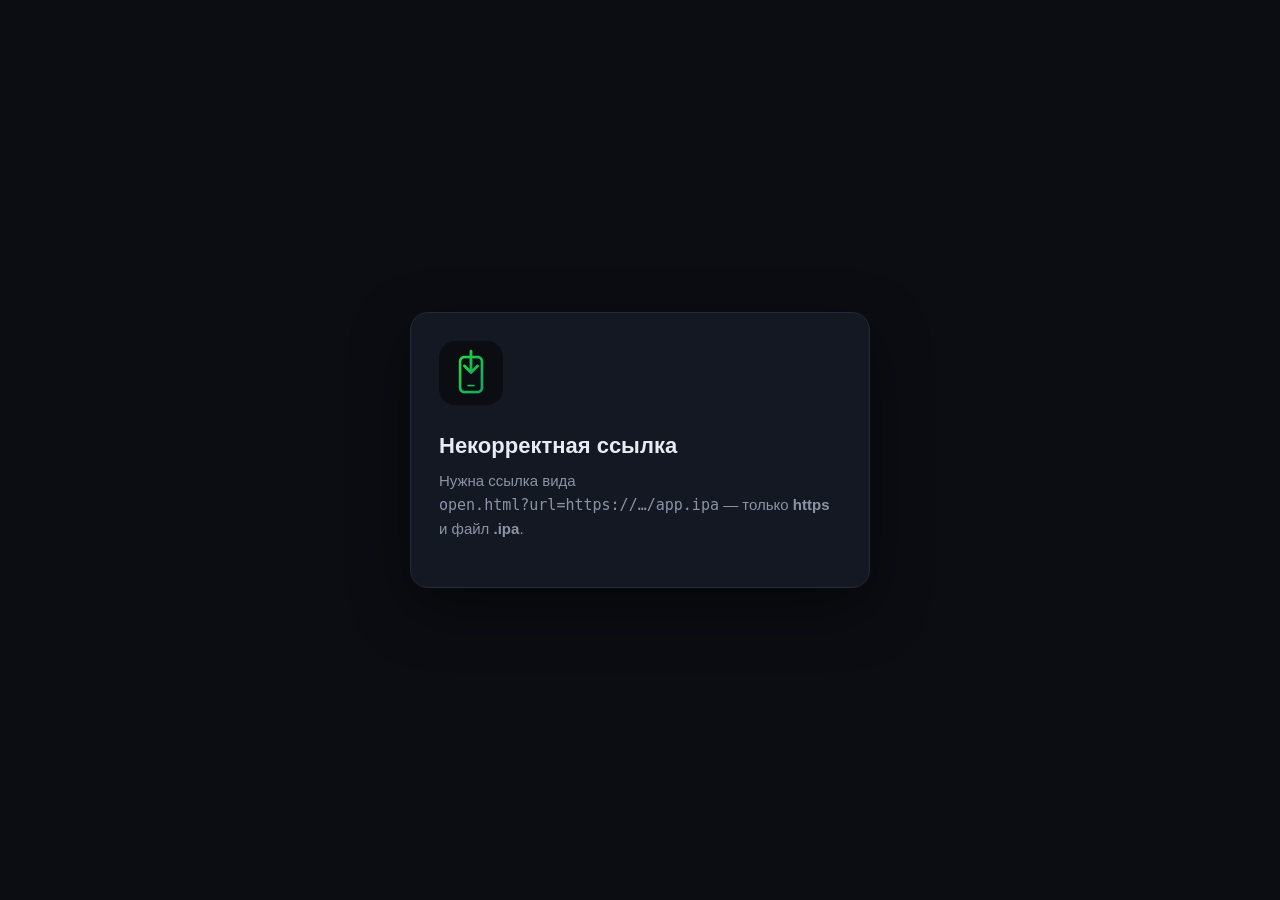
<file: web/open.html>
<!DOCTYPE html>
<html lang="ru">
<head>
<meta charset="utf-8">
<meta name="viewport" content="width=device-width, initial-scale=1">
<title>Установка IPA — NortInstall</title>
<link rel="icon" type="image/png" href="favicon-192.png">
<link rel="stylesheet" href="animations.css">
<style>
  :root {
    --bg: #0b0d12;
    --card: #141822;
    --border: #232a3a;
    --text: #e8ebf2;
    --muted: #8b93a7;
    --accent: #26d83c;
    --ok: #34c77b;
    --warn: #ffb454;
    --danger: #ff6b6b;
  }
  * { box-sizing: border-box; margin: 0; }
  body {
    background: var(--bg);
    color: var(--text);
    font: 16px/1.6 -apple-system, BlinkMacSystemFont, "Segoe UI", Roboto, sans-serif;
    min-height: 100vh;
    display: flex;
    align-items: center;
    justify-content: center;
    padding: 24px;
  }
  .card {
    background: var(--card);
    border: 1px solid var(--border);
    border-radius: 18px;
    max-width: 460px;
    width: 100%;
    padding: 28px;
    box-shadow: 0 20px 60px rgba(0,0,0,.45);
  }
  .icon {
    width: 64px; height: 64px;
    border-radius: 16px;
    margin-bottom: 16px;
  }
  h1 { font-size: 22px; margin-bottom: 6px; }
  .sub { color: var(--muted); font-size: 15px; margin-bottom: 18px; }
  .source {
    background: rgba(38,216,60,.08);
    border: 1px solid rgba(38,216,60,.35);
    border-radius: 12px;
    padding: 12px 14px;
    font-size: 14px;
    word-break: break-all;
    margin-bottom: 18px;
  }
  .source b { color: var(--accent); }
  button {
    width: 100%;
    border: 0;
    border-radius: 12px;
    background: var(--accent);
    color: #04140a;
    font-size: 17px;
    font-weight: 600;
    padding: 15px;
    cursor: pointer;
  }
  button:active { opacity: .8; }
  button.secondary { background: transparent; border: 1px solid var(--border); color: var(--text); margin-top: 10px; font-weight: 500; }
  .hint { color: var(--muted); font-size: 13px; margin-top: 14px; display: none; }
  .hint.visible { display: block; }
  .error { color: var(--danger); font-size: 15px; }
  .ok { color: var(--ok); font-size: 14px; margin-top: 12px; display: none; }
  .ok.visible { display: block; }
  .warn { color: var(--warn); font-size: 13px; margin-top: 16px; }
</style>
</head>
<body>
<div class="card" id="ui">
  <img class="icon" src="app-icon.png" alt="NortInstall">
  <h1 id="title">Установка IPA</h1>
  <p class="sub" id="sub">Проверьте источник файла и откройте его в NortInstall.</p>
  <div class="source" id="source" hidden></div>
  <button id="open" hidden>Открыть в NortInstall</button>
  <button id="retry" class="secondary" hidden>Открыть ещё раз</button>
  <p class="ok" id="done">Ссылка передана приложению ✔</p>
  <p class="hint" id="hint">
    Ничего не произошло? Значит NortInstall не установлен —
    установите его и нажмите «Открыть ещё раз».
  </p>
  <p class="warn" id="warn">
    ⚠️ Устанавливайте NortInstall только из официального репозитория.
    Форки с тем же интерфейсом могут красть ваш Apple ID.
  </p>
</div>

<script>
(function () {
  var params = new URLSearchParams(location.search);
  var raw = params.get("url") || "";
  var valid = false;
  var host = "";
  var fileName = "";

  try {
    var u = new URL(raw);
    if (u.protocol === "https:" && u.pathname.toLowerCase().endsWith(".ipa")) {
      valid = true;
      host = u.host;
      fileName = decodeURIComponent(u.pathname.split("/").pop());
    }
  } catch (e) { /* пустая или кривая ссылка */ }

  var source = document.getElementById("source");
  var openBtn = document.getElementById("open");
  var retryBtn = document.getElementById("retry");
  var hint = document.getElementById("hint");
  var done = document.getElementById("done");
  var sub = document.getElementById("sub");

  function openApp() {
    done.classList.remove("visible");
    location.href = "nortinstall://install?url=" + encodeURIComponent(raw);
    // Приложение открылось — страница, скорее всего, уйдёт в фон.
    setTimeout(function () { hint.classList.add("visible"); }, 1500);
  }

  if (valid) {
    sub.textContent = "Файл будет скачан с этого сервера:";
    source.hidden = false;
    source.innerHTML = "<b>" + host + "</b><br>" + fileName;
    openBtn.hidden = false;
    openBtn.addEventListener("click", openApp);
    retryBtn.hidden = false;
    retryBtn.addEventListener("click", openApp);
  } else {
    document.getElementById("title").textContent = "Некорректная ссылка";
    sub.innerHTML = "Нужна ссылка вида<br><code>open.html?url=https://…/app.ipa</code> — " +
      "только <b>https</b> и файл <b>.ipa</b>.";
    source.hidden = true;
    openBtn.hidden = true;
    retryBtn.hidden = true;
    document.getElementById("warn").hidden = true;
  }
})();
</script>
<script src="animations.js"></script>
</body>
</html>
</file>
<file: web/animations.css>
/* NortInstall — общие анимации сайта.
   Подключается на всех страницах вместе с animations.js. */

/* Появление при скролле: элементы .reveal ставит animations.js */
.reveal {
  opacity: 0;
  transform: translateY(20px);
  transition: opacity .55s ease, transform .55s cubic-bezier(.2, .7, .3, 1);
}
.reveal.visible {
  opacity: 1;
  transform: none;
}

/* Плавность интерактива */
a, button, .chip, .btn, .cta {
  transition: background .2s ease, color .2s ease, border-color .2s ease,
              box-shadow .25s ease, transform .15s ease;
}
.btn:active, .cta:active, button:active {
  transform: scale(.97);
}

/* Подъём карточек при наведении */
.step, .cert {
  transition: transform .25s ease, border-color .25s ease, box-shadow .25s ease;
}
.step:hover, .cert:hover {
  transform: translateY(-4px);
  border-color: rgba(38, 216, 60, .45);
  box-shadow: 0 12px 32px rgba(0, 0, 0, .35);
}

/* Парение иконки в hero */
@keyframes nort-float {
  0%, 100% { transform: translateY(0); }
  50% { transform: translateY(-8px); }
}
.hero .appicon {
  animation: nort-float 4.5s ease-in-out infinite;
}

/* Появление hero при загрузке */
@keyframes nort-hero-in {
  from { opacity: 0; transform: translateY(16px); }
  to { opacity: 1; transform: none; }
}
.hero h1, .hero p, .hero .cta {
  animation: nort-hero-in .6s cubic-bezier(.2, .7, .3, 1) both;
}
.hero p { animation-delay: .08s; }
.hero .cta { animation-delay: .16s; }

/* Мягкое свечение акцентных кнопок */
.btn:not(.ghost):hover, .cta:not(.ghost):hover {
  box-shadow: 0 6px 24px rgba(38, 216, 60, .35);
}

/* Уважение к настройке «уменьшить движение» */
@media (prefers-reduced-motion: reduce) {
  .reveal { opacity: 1; transform: none; transition: none; }
  .hero .appicon, .hero h1, .hero p, .hero .cta { animation: none; }
  * { transition: none !important; }
}
</file>
